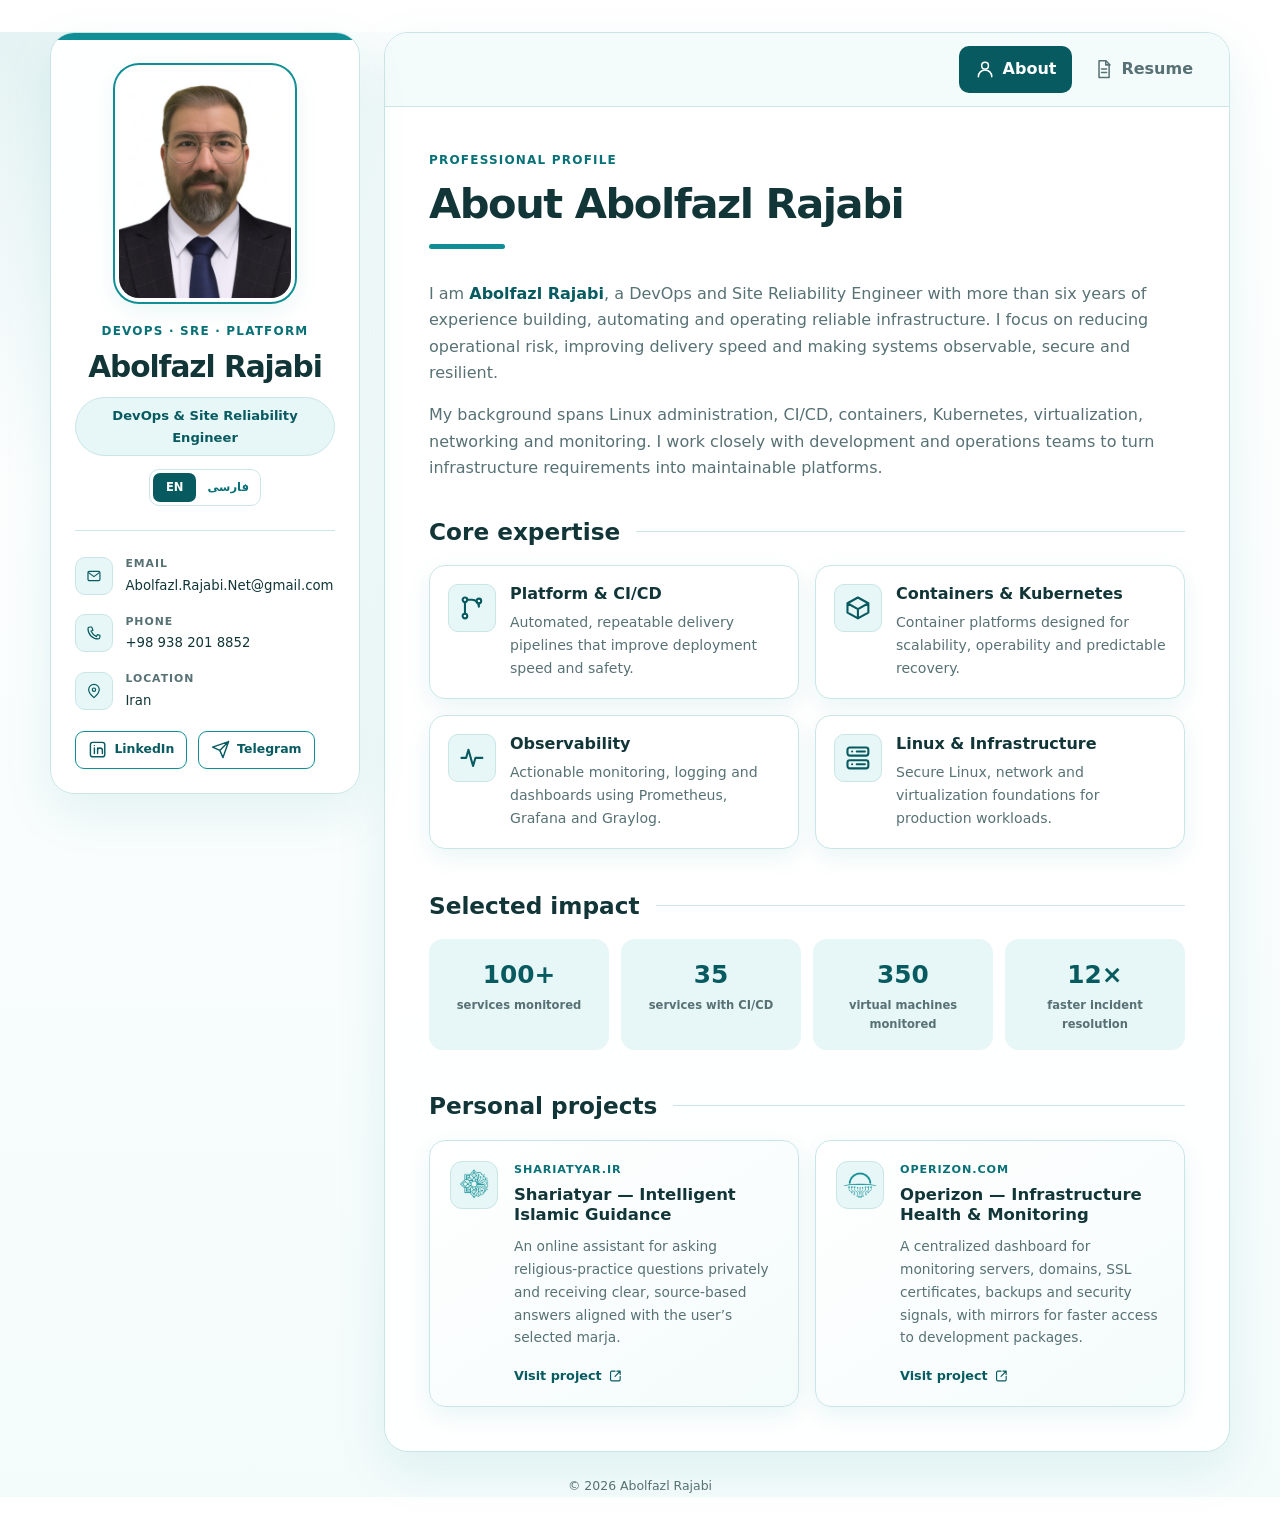
<file: index.html>
<!doctype html>
<html lang="en" dir="ltr">
  <head>
    <meta charset="utf-8" />
    <meta name="viewport" content="width=device-width, initial-scale=1" />
    <meta name="description" content="Abolfazl Rajabi, DevOps and SRE engineer specializing in Linux, Kubernetes, Docker, CI/CD, observability and reliable infrastructure." />
    <meta name="keywords" content="Abolfazl Rajabi, DevOps Engineer, SRE Engineer, Linux, Kubernetes, Docker, CI/CD" />
    <meta name="author" content="Abolfazl Rajabi" />
    <meta name="robots" content="index, follow, max-image-preview:large" />
    <meta name="theme-color" content="#0F8F95" />
    <meta name="color-scheme" content="light" />

    <title>Abolfazl Rajabi | DevOps &amp; SRE Engineer</title>
    <link rel="canonical" href="https://abolfazl-rajabi.ir/" />
    <link rel="alternate" hreflang="en" href="https://abolfazl-rajabi.ir/" />
    <link rel="alternate" hreflang="fa" href="https://abolfazl-rajabi.ir/fa/" />
    <link rel="alternate" hreflang="x-default" href="https://abolfazl-rajabi.ir/" />
    <link rel="icon" href="./assets/images/favicon.svg" type="image/svg+xml" />
    <link rel="preload" href="./assets/images/my-avatar.jpg" as="image" type="image/jpeg" />
    <link rel="stylesheet" href="./assets/css/style.css" />

    <meta property="og:type" content="profile" />
    <meta property="og:url" content="https://abolfazl-rajabi.ir/" />
    <meta property="og:title" content="Abolfazl Rajabi | DevOps &amp; SRE Engineer" />
    <meta property="og:description" content="DevOps and SRE engineer focused on reliable infrastructure, automation, observability and cloud-native platforms." />
    <meta property="og:image" content="https://abolfazl-rajabi.ir/assets/images/my-avatar.jpg" />
    <meta property="og:image:alt" content="Portrait of Abolfazl Rajabi" />
    <meta property="og:locale" content="en_US" />
    <meta property="og:locale:alternate" content="fa_IR" />
    <meta property="profile:first_name" content="Abolfazl" />
    <meta property="profile:last_name" content="Rajabi" />
    <meta name="twitter:card" content="summary" />
    <meta name="twitter:title" content="Abolfazl Rajabi | DevOps &amp; SRE Engineer" />
    <meta name="twitter:description" content="DevOps and SRE engineer specializing in Linux, Kubernetes, Docker, CI/CD and observability." />
    <meta name="twitter:image" content="https://abolfazl-rajabi.ir/assets/images/my-avatar.jpg" />

    <script type="application/ld+json">
      {
        "@context": "https://schema.org",
        "@type": "Person",
        "@id": "https://abolfazl-rajabi.ir/#person",
        "name": "Abolfazl Rajabi",
        "alternateName": ["ابوالفضل رجبی"],
        "url": "https://abolfazl-rajabi.ir/",
        "image": "https://abolfazl-rajabi.ir/assets/images/my-avatar.jpg",
        "jobTitle": "DevOps and Site Reliability Engineer",
        "description": "DevOps and SRE engineer specializing in Linux, Kubernetes, Docker, CI/CD, monitoring and infrastructure automation.",
        "email": "mailto:abolfazl.rajabi.net@gmail.com",
        "telephone": "+989382018852",
        "address": {"@type": "PostalAddress", "addressLocality": "Mashhad", "addressRegion": "Razavi Khorasan", "addressCountry": "IR"},
        "alumniOf": {"@type": "CollegeOrUniversity", "name": "Imam Reza International University"},
        "knowsAbout": ["DevOps", "Site Reliability Engineering", "Linux", "Kubernetes", "Docker", "CI/CD", "Grafana", "Prometheus", "Ansible", "Network Infrastructure"],
        "sameAs": ["https://www.linkedin.com/in/abolfazl-rajabi-net", "https://t.me/Arajabi18"]
      }
    </script>
    <script src="./assets/js/script.js" defer></script>
  </head>
  <body>
    <svg class="icon-sprite" aria-hidden="true" focusable="false" xmlns="http://www.w3.org/2000/svg">
      <symbol id="icon-user" viewBox="0 0 24 24"><circle cx="12" cy="8" r="4"/><path d="M4 21a8 8 0 0 1 16 0"/></symbol>
      <symbol id="icon-document" viewBox="0 0 24 24"><path d="M6 2h8l4 4v16H6z"/><path d="M14 2v5h5M9 12h6M9 16h6"/></symbol>
      <symbol id="icon-mail" viewBox="0 0 24 24"><rect x="3" y="5" width="18" height="14" rx="2"/><path d="m4 7 8 6 8-6"/></symbol>
      <symbol id="icon-phone" viewBox="0 0 24 24"><path d="M8.5 3H5.8A2.8 2.8 0 0 0 3 5.8C3 14.2 9.8 21 18.2 21a2.8 2.8 0 0 0 2.8-2.8v-2.7l-4-1-1.2 3c-3.9-1.7-6.6-4.4-8.3-8.3l3-1.2z"/></symbol>
      <symbol id="icon-location" viewBox="0 0 24 24"><path d="M20 10c0 5-8 12-8 12S4 15 4 10a8 8 0 1 1 16 0z"/><circle cx="12" cy="10" r="2.5"/></symbol>
      <symbol id="icon-linkedin" viewBox="0 0 24 24"><rect x="3" y="3" width="18" height="18" rx="3"/><path d="M8 10v7M8 7v.01M12 17v-4a3 3 0 0 1 6 0v4M12 10v7"/></symbol>
      <symbol id="icon-send" viewBox="0 0 24 24"><path d="m22 2-7 20-4-9-9-4zM22 2 11 13"/></symbol>
      <symbol id="icon-pipeline" viewBox="0 0 24 24"><circle cx="6" cy="5" r="2"/><circle cx="18" cy="6" r="2"/><circle cx="6" cy="19" r="2"/><path d="M6 7v10M8 5h4a6 6 0 0 1 6 6v-3"/></symbol>
      <symbol id="icon-container" viewBox="0 0 24 24"><path d="m12 3 9 5-9 5-9-5zM3 8v8l9 5 9-5V8M12 13v8"/></symbol>
      <symbol id="icon-observability" viewBox="0 0 24 24"><path d="M3 12h4l2-7 4 14 2-7h6"/></symbol>
      <symbol id="icon-server" viewBox="0 0 24 24"><rect x="3" y="3" width="18" height="7" rx="2"/><rect x="3" y="14" width="18" height="7" rx="2"/><path d="M7 6.5h.01M7 17.5h.01M11 6.5h7M11 17.5h7"/></symbol>
      <symbol id="icon-book" viewBox="0 0 24 24"><path d="M4 4.5A2.5 2.5 0 0 1 6.5 2H11v18H6.5A2.5 2.5 0 0 0 4 22zM20 4.5A2.5 2.5 0 0 0 17.5 2H13v18h4.5A2.5 2.5 0 0 1 20 22z"/></symbol>
      <symbol id="icon-external" viewBox="0 0 24 24"><path d="M14 5h5v5M19 5l-8 8"/><path d="M19 13v5a2 2 0 0 1-2 2H6a2 2 0 0 1-2-2V7a2 2 0 0 1 2-2h5"/></symbol>
    </svg>
    <a class="skip-link" href="#main-content">Skip to main content</a>
    <main class="layout" id="main-content">
      <aside class="profile-card" aria-labelledby="profile-name">
        <div class="profile-summary">
          <img class="avatar" src="./assets/images/my-avatar.jpg" width="180" height="240" alt="Portrait of Abolfazl Rajabi" />
          <div>
            <p class="eyebrow">DevOps · SRE · Platform</p>
            <h1 id="profile-name">Abolfazl Rajabi</h1>
            <p class="role">DevOps &amp; Site Reliability Engineer</p>
            <div class="language-switch" aria-label="Language">
              <span lang="en" aria-current="page">EN</span>
              <a lang="fa" dir="rtl" href="./fa/" hreflang="fa">فارسی</a>
            </div>
          </div>
        </div>
        <button class="profile-toggle" type="button" aria-expanded="false" aria-controls="profile-details" data-profile-toggle>
          Contact details <span aria-hidden="true">⌄</span>
        </button>
        <div class="profile-details" id="profile-details" data-profile-details>
          <address class="contact-list">
            <a href="mailto:abolfazl.rajabi.net@gmail.com"><span class="contact-icon"><svg class="ui-icon" aria-hidden="true"><use href="#icon-mail"/></svg></span><span class="contact-copy"><span class="contact-label">Email</span><span>Abolfazl.Rajabi.Net@gmail.com</span></span></a>
            <a href="tel:+989382018852"><span class="contact-icon"><svg class="ui-icon" aria-hidden="true"><use href="#icon-phone"/></svg></span><span class="contact-copy"><span class="contact-label">Phone</span><span dir="ltr">+98 938 201 8852</span></span></a>
            <div><span class="contact-icon"><svg class="ui-icon" aria-hidden="true"><use href="#icon-location"/></svg></span><span class="contact-copy"><span class="contact-label">Location</span><span>Iran</span></span></div>
          </address>
          <div class="social-links" aria-label="Social profiles">
            <a href="https://www.linkedin.com/in/abolfazl-rajabi-net" target="_blank" rel="me noopener noreferrer"><svg class="ui-icon" aria-hidden="true"><use href="#icon-linkedin"/></svg>LinkedIn</a>
            <a href="https://t.me/Arajabi18" target="_blank" rel="me noopener noreferrer"><svg class="ui-icon" aria-hidden="true"><use href="#icon-send"/></svg>Telegram</a>
          </div>
        </div>
      </aside>

      <section class="content-card" aria-label="Professional profile">
        <nav class="tabs" aria-label="Resume sections" role="tablist">
          <button id="about-tab" class="tab is-active" type="button" role="tab" aria-selected="true" aria-controls="about-panel" data-page-target="about"><svg class="ui-icon" aria-hidden="true"><use href="#icon-user"/></svg>About</button>
          <button id="resume-tab" class="tab" type="button" role="tab" aria-selected="false" aria-controls="resume-panel" data-page-target="resume"><svg class="ui-icon" aria-hidden="true"><use href="#icon-document"/></svg>Resume</button>
        </nav>

        <article id="about-panel" class="page is-active" role="tabpanel" aria-labelledby="about-tab" data-page="about">
          <header class="section-header"><p class="eyebrow">Professional profile</p><h2>About Abolfazl Rajabi</h2></header>
          <div class="intro-copy">
            <p>I am <strong>Abolfazl Rajabi</strong>, a DevOps and Site Reliability Engineer with more than six years of experience building, automating and operating reliable infrastructure. I focus on reducing operational risk, improving delivery speed and making systems observable, secure and resilient.</p>
            <p>My background spans Linux administration, CI/CD, containers, Kubernetes, virtualization, networking and monitoring. I work closely with development and operations teams to turn infrastructure requirements into maintainable platforms.</p>
          </div>
          <section aria-labelledby="expertise-title">
            <div class="section-heading"><h3 id="expertise-title">Core expertise</h3><span class="heading-line" aria-hidden="true"></span></div>
            <ul class="expertise-grid">
              <li><div class="service-icon" aria-hidden="true"><svg class="ui-icon"><use href="#icon-pipeline"/></svg></div><div><h4>Platform &amp; CI/CD</h4><p>Automated, repeatable delivery pipelines that improve deployment speed and safety.</p></div></li>
              <li><div class="service-icon" aria-hidden="true"><svg class="ui-icon"><use href="#icon-container"/></svg></div><div><h4>Containers &amp; Kubernetes</h4><p>Container platforms designed for scalability, operability and predictable recovery.</p></div></li>
              <li><div class="service-icon" aria-hidden="true"><svg class="ui-icon"><use href="#icon-observability"/></svg></div><div><h4>Observability</h4><p>Actionable monitoring, logging and dashboards using Prometheus, Grafana and Graylog.</p></div></li>
              <li><div class="service-icon" aria-hidden="true"><svg class="ui-icon"><use href="#icon-server"/></svg></div><div><h4>Linux &amp; Infrastructure</h4><p>Secure Linux, network and virtualization foundations for production workloads.</p></div></li>
            </ul>
          </section>
          <section class="impact" aria-labelledby="impact-title">
            <div class="section-heading"><h3 id="impact-title">Selected impact</h3><span class="heading-line" aria-hidden="true"></span></div>
            <dl class="impact-grid">
              <div><dt>100+</dt><dd>services monitored</dd></div><div><dt>35</dt><dd>services with CI/CD</dd></div><div><dt>350</dt><dd>virtual machines monitored</dd></div><div><dt>12×</dt><dd>faster incident resolution</dd></div>
            </dl>
          </section>
          <section class="projects" aria-labelledby="projects-title">
            <div class="section-heading"><h3 id="projects-title">Personal projects</h3><span class="heading-line" aria-hidden="true"></span></div>
            <div class="project-grid">
              <article class="project-card">
                <div class="project-icon" aria-hidden="true"><span class="project-logo project-logo--shariatyar"></span></div>
                <div class="project-content">
                  <p class="project-domain">shariatyar.ir</p>
                  <h4>Shariatyar — Intelligent Islamic Guidance</h4>
                  <p>An online assistant for asking religious-practice questions privately and receiving clear, source-based answers aligned with the user’s selected marja.</p>
                  <a class="project-link" href="https://shariatyar.ir" target="_blank" rel="noopener noreferrer external">Visit project<svg class="ui-icon" aria-hidden="true"><use href="#icon-external"/></svg></a>
                </div>
              </article>
              <article class="project-card">
                <div class="project-icon" aria-hidden="true"><span class="project-logo project-logo--operizon"></span></div>
                <div class="project-content">
                  <p class="project-domain">operizon.com</p>
                  <h4>Operizon — Infrastructure Health &amp; Monitoring</h4>
                  <p>A centralized dashboard for monitoring servers, domains, SSL certificates, backups and security signals, with mirrors for faster access to development packages.</p>
                  <a class="project-link" href="https://operizon.com" target="_blank" rel="noopener noreferrer external">Visit project<svg class="ui-icon" aria-hidden="true"><use href="#icon-external"/></svg></a>
                </div>
              </article>
            </div>
          </section>
        </article>

        <article id="resume-panel" class="page" role="tabpanel" aria-labelledby="resume-tab" data-page="resume" hidden>
          <header class="section-header"><p class="eyebrow">Career history</p><h2>Experience &amp; skills</h2></header>
          <section aria-labelledby="experience-title">
            <div class="section-heading"><h3 id="experience-title">Professional experience</h3><span class="heading-line" aria-hidden="true"></span></div>
            <ol class="timeline">
              <li><div class="timeline-heading"><h4>GreenWeb</h4><time>2024 — Present</time></div><ul><li>Manage and automate software delivery processes through CI/CD pipelines.</li><li>Implement and maintain Kubernetes infrastructure running on Harvester.</li><li>Built monitoring dashboards covering more than 25 servers and 100 services.</li><li>Partner with development teams to improve code delivery, uptime and access security.</li></ul><p class="tech-stack">Harvester · Linux · Kubernetes · Docker · Grafana · Prometheus · GitLab CI/CD</p></li>
              <li><div class="timeline-heading"><h4>Forvest</h4><time>2022 — Present</time></div><ul><li>Maintain virtual servers, network configurations, backup integrity and recovery plans.</li><li>Optimize server load, storage capacity and database reliability.</li><li>Implemented CI/CD for 35 backend and frontend services to reduce manual errors.</li><li>Built monitoring for 12 virtual servers, 80 services and network and power equipment.</li></ul><p class="tech-stack">Linux · Docker · Kubernetes · Hetzner · AWS · Grafana · Prometheus · API Gateway</p></li>
              <li><div class="timeline-heading"><h4>Part Software Group</h4><time>2022 — 2023</time></div><ul><li>Improved production release safety and coordination between development and operations.</li><li>Monitored and troubleshot services using Prometheus and Grafana.</li><li>Reduced error detection and resolution time from 24 hours to 2 hours.</li></ul><p class="tech-stack">Linux · Nginx · GitLab CI/CD · Bash · Grafana · Prometheus · API Gateway</p></li>
              <li><div class="timeline-heading"><h4>FAVA Astan Quds Razavi</h4><time>2021 — 2022</time></div><ul><li>Administered VCSA, Linux, physical datacenter and office automation servers.</li><li>Developed CI/CD workflows for faster and more reliable software delivery.</li><li>Monitored 15+ physical servers, 350 virtual machines, 90 routers and 40 Cisco switches.</li><li>Managed secure updates and production deployments for Windows and Linux systems.</li></ul><p class="tech-stack">Linux · Ansible · Docker · VMware · ESXi · Grafana · Graylog · Splunk</p></li>
              <li><div class="timeline-heading"><h4>Radar Fartak Hooshmand</h4><time>2020 — 2021</time></div><ul><li>Advised on network systems and supported internet and network equipment.</li><li>Monitored internal and virtual servers and optimized organizational connectivity.</li><li>Installed and maintained security and surveillance infrastructure.</li></ul><p class="tech-stack">Network · Docker · GitLab · ESXi · Proxmox · Ansible</p></li>
            </ol>
          </section>
          <section aria-labelledby="education-title">
            <div class="section-heading"><h3 id="education-title">Education</h3><span class="heading-line" aria-hidden="true"></span></div>
            <div class="education-card"><div><h4>Bachelor of Computer Science</h4><p>Imam Reza International University, Mashhad</p></div><time>2011</time></div>
          </section>
          <section aria-labelledby="skills-title">
            <div class="section-heading"><h3 id="skills-title">Technical skills</h3><span class="heading-line" aria-hidden="true"></span></div>
            <div class="skills-grid">
              <div><h4>Systems</h4><p>Linux, Debian, Arch Linux, Bash, Nginx</p></div><div><h4>Containers</h4><p>Docker, Docker Swarm, Kubernetes, Harvester</p></div><div><h4>Automation</h4><p>GitLab CI/CD, GitHub, Git, Ansible</p></div><div><h4>Observability</h4><p>Grafana, Prometheus, Zabbix, Graylog, Elastic, Splunk</p></div><div><h4>Virtualization</h4><p>VMware, ESXi, VCSA, Proxmox</p></div><div><h4>Infrastructure</h4><p>Network, AWS, Hetzner, API gateways, backup and recovery</p></div>
            </div>
          </section>
        </article>
      </section>
    </main>
    <footer class="site-footer"><p>© <span data-current-year>2026</span> Abolfazl Rajabi</p></footer>
  </body>
</html>
</file>
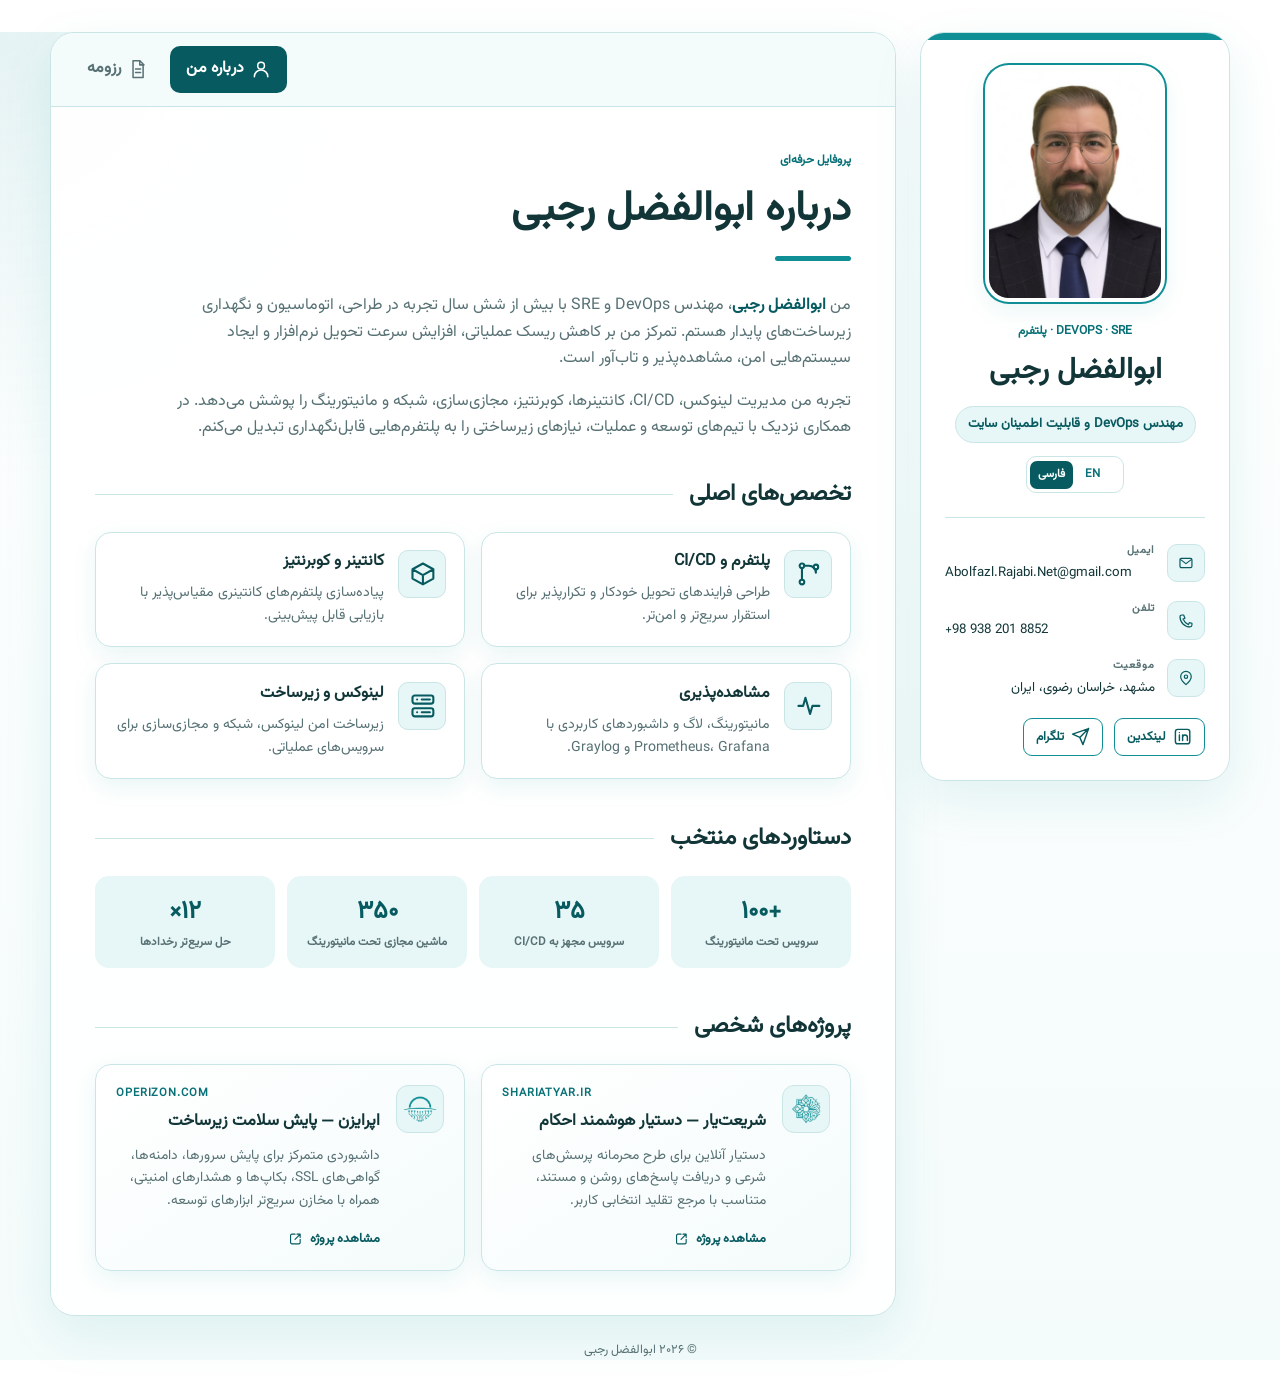
<file: fa/index.html>
<!doctype html>
<html lang="fa" dir="rtl">
  <head>
    <meta charset="utf-8" />
    <meta name="viewport" content="width=device-width, initial-scale=1" />
    <meta name="description" content="رزومه ابوالفضل رجبی، مهندس DevOps و SRE متخصص لینوکس، کوبرنتیز، داکر، CI/CD، مانیتورینگ و زیرساخت پایدار." />
    <meta name="keywords" content="ابوالفضل رجبی، مهندس دواپس، مهندس SRE، لینوکس، کوبرنتیز، داکر، CI/CD، زیرساخت" />
    <meta name="author" content="ابوالفضل رجبی" />
    <meta name="robots" content="index, follow, max-image-preview:large" />
    <meta name="theme-color" content="#0F8F95" />
    <meta name="color-scheme" content="light" />

    <title>ابوالفضل رجبی | مهندس DevOps و SRE</title>
    <link rel="canonical" href="https://abolfazl-rajabi.ir/fa/" />
    <link rel="alternate" hreflang="en" href="https://abolfazl-rajabi.ir/" />
    <link rel="alternate" hreflang="fa" href="https://abolfazl-rajabi.ir/fa/" />
    <link rel="alternate" hreflang="x-default" href="https://abolfazl-rajabi.ir/" />
    <link rel="icon" href="../assets/images/favicon.svg" type="image/svg+xml" />
    <link rel="preload" href="../assets/images/my-avatar.jpg" as="image" type="image/jpeg" />
    <link rel="preload" href="../assets/fonts/Vazirmatn-Regular.ttf" as="font" type="font/ttf" crossorigin />
    <link rel="stylesheet" href="../assets/css/style.css" />

    <meta property="og:type" content="profile" />
    <meta property="og:url" content="https://abolfazl-rajabi.ir/fa/" />
    <meta property="og:title" content="ابوالفضل رجبی | مهندس DevOps و SRE" />
    <meta property="og:description" content="مهندس DevOps و SRE با تمرکز بر زیرساخت پایدار، اتوماسیون، مانیتورینگ و پلتفرم‌های Cloud Native." />
    <meta property="og:image" content="https://abolfazl-rajabi.ir/assets/images/my-avatar.jpg" />
    <meta property="og:image:alt" content="تصویر ابوالفضل رجبی" />
    <meta property="og:locale" content="fa_IR" />
    <meta property="og:locale:alternate" content="en_US" />
    <meta name="twitter:card" content="summary" />
    <meta name="twitter:title" content="ابوالفضل رجبی | مهندس DevOps و SRE" />
    <meta name="twitter:description" content="متخصص لینوکس، کوبرنتیز، داکر، CI/CD، مانیتورینگ و اتوماسیون زیرساخت." />
    <meta name="twitter:image" content="https://abolfazl-rajabi.ir/assets/images/my-avatar.jpg" />

    <script type="application/ld+json">
      {
        "@context": "https://schema.org",
        "@type": "Person",
        "@id": "https://abolfazl-rajabi.ir/#person",
        "name": "ابوالفضل رجبی",
        "alternateName": ["Abolfazl Rajabi"],
        "url": "https://abolfazl-rajabi.ir/fa/",
        "image": "https://abolfazl-rajabi.ir/assets/images/my-avatar.jpg",
        "jobTitle": "مهندس DevOps و قابلیت اطمینان سایت",
        "description": "مهندس DevOps و SRE متخصص لینوکس، کوبرنتیز، داکر، CI/CD، مانیتورینگ و اتوماسیون زیرساخت.",
        "email": "mailto:abolfazl.rajabi.net@gmail.com",
        "telephone": "+989382018852",
        "address": {"@type": "PostalAddress", "addressLocality": "مشهد", "addressRegion": "خراسان رضوی", "addressCountry": "IR"},
        "alumniOf": {"@type": "CollegeOrUniversity", "name": "دانشگاه بین‌المللی امام رضا"},
        "knowsAbout": ["DevOps", "Site Reliability Engineering", "Linux", "Kubernetes", "Docker", "CI/CD", "Grafana", "Prometheus", "Ansible"],
        "sameAs": ["https://www.linkedin.com/in/abolfazl-rajabi-net", "https://t.me/Arajabi18"]
      }
    </script>
    <script src="../assets/js/script.js" defer></script>
  </head>
  <body>
    <svg class="icon-sprite" aria-hidden="true" focusable="false" xmlns="http://www.w3.org/2000/svg">
      <symbol id="icon-user" viewBox="0 0 24 24"><circle cx="12" cy="8" r="4"/><path d="M4 21a8 8 0 0 1 16 0"/></symbol>
      <symbol id="icon-document" viewBox="0 0 24 24"><path d="M6 2h8l4 4v16H6z"/><path d="M14 2v5h5M9 12h6M9 16h6"/></symbol>
      <symbol id="icon-mail" viewBox="0 0 24 24"><rect x="3" y="5" width="18" height="14" rx="2"/><path d="m4 7 8 6 8-6"/></symbol>
      <symbol id="icon-phone" viewBox="0 0 24 24"><path d="M8.5 3H5.8A2.8 2.8 0 0 0 3 5.8C3 14.2 9.8 21 18.2 21a2.8 2.8 0 0 0 2.8-2.8v-2.7l-4-1-1.2 3c-3.9-1.7-6.6-4.4-8.3-8.3l3-1.2z"/></symbol>
      <symbol id="icon-location" viewBox="0 0 24 24"><path d="M20 10c0 5-8 12-8 12S4 15 4 10a8 8 0 1 1 16 0z"/><circle cx="12" cy="10" r="2.5"/></symbol>
      <symbol id="icon-linkedin" viewBox="0 0 24 24"><rect x="3" y="3" width="18" height="18" rx="3"/><path d="M8 10v7M8 7v.01M12 17v-4a3 3 0 0 1 6 0v4M12 10v7"/></symbol>
      <symbol id="icon-send" viewBox="0 0 24 24"><path d="m22 2-7 20-4-9-9-4zM22 2 11 13"/></symbol>
      <symbol id="icon-pipeline" viewBox="0 0 24 24"><circle cx="6" cy="5" r="2"/><circle cx="18" cy="6" r="2"/><circle cx="6" cy="19" r="2"/><path d="M6 7v10M8 5h4a6 6 0 0 1 6 6v-3"/></symbol>
      <symbol id="icon-container" viewBox="0 0 24 24"><path d="m12 3 9 5-9 5-9-5zM3 8v8l9 5 9-5V8M12 13v8"/></symbol>
      <symbol id="icon-observability" viewBox="0 0 24 24"><path d="M3 12h4l2-7 4 14 2-7h6"/></symbol>
      <symbol id="icon-server" viewBox="0 0 24 24"><rect x="3" y="3" width="18" height="7" rx="2"/><rect x="3" y="14" width="18" height="7" rx="2"/><path d="M7 6.5h.01M7 17.5h.01M11 6.5h7M11 17.5h7"/></symbol>
      <symbol id="icon-book" viewBox="0 0 24 24"><path d="M4 4.5A2.5 2.5 0 0 1 6.5 2H11v18H6.5A2.5 2.5 0 0 0 4 22zM20 4.5A2.5 2.5 0 0 0 17.5 2H13v18h4.5A2.5 2.5 0 0 1 20 22z"/></symbol>
      <symbol id="icon-external" viewBox="0 0 24 24"><path d="M14 5h5v5M19 5l-8 8"/><path d="M19 13v5a2 2 0 0 1-2 2H6a2 2 0 0 1-2-2V7a2 2 0 0 1 2-2h5"/></symbol>
    </svg>
    <a class="skip-link" href="#main-content">رفتن به محتوای اصلی</a>
    <main class="layout" id="main-content">
      <aside class="profile-card" aria-labelledby="profile-name">
        <div class="profile-summary">
          <img class="avatar" src="../assets/images/my-avatar.jpg" width="180" height="240" alt="تصویر ابوالفضل رجبی" />
          <div>
            <p class="eyebrow">DevOps · SRE · پلتفرم</p>
            <h1 id="profile-name">ابوالفضل رجبی</h1>
            <p class="role">مهندس DevOps و قابلیت اطمینان سایت</p>
            <div class="language-switch" aria-label="انتخاب زبان">
              <a lang="en" dir="ltr" href="../" hreflang="en">EN</a>
              <span lang="fa" aria-current="page">فارسی</span>
            </div>
          </div>
        </div>
        <button class="profile-toggle" type="button" aria-expanded="false" aria-controls="profile-details" data-profile-toggle>
          اطلاعات تماس <span aria-hidden="true">⌄</span>
        </button>
        <div class="profile-details" id="profile-details" data-profile-details>
          <address class="contact-list">
            <a href="mailto:abolfazl.rajabi.net@gmail.com"><span class="contact-icon"><svg class="ui-icon" aria-hidden="true"><use href="#icon-mail"/></svg></span><span class="contact-copy"><span class="contact-label">ایمیل</span><span dir="ltr">Abolfazl.Rajabi.Net@gmail.com</span></span></a>
            <a href="tel:+989382018852"><span class="contact-icon"><svg class="ui-icon" aria-hidden="true"><use href="#icon-phone"/></svg></span><span class="contact-copy"><span class="contact-label">تلفن</span><span dir="ltr">+98 938 201 8852</span></span></a>
            <div><span class="contact-icon"><svg class="ui-icon" aria-hidden="true"><use href="#icon-location"/></svg></span><span class="contact-copy"><span class="contact-label">موقعیت</span><span>مشهد، خراسان رضوی، ایران</span></span></div>
          </address>
          <div class="social-links" aria-label="شبکه‌های اجتماعی">
            <a href="https://www.linkedin.com/in/abolfazl-rajabi-net" target="_blank" rel="me noopener noreferrer"><svg class="ui-icon" aria-hidden="true"><use href="#icon-linkedin"/></svg>لینکدین</a>
            <a href="https://t.me/Arajabi18" target="_blank" rel="me noopener noreferrer"><svg class="ui-icon" aria-hidden="true"><use href="#icon-send"/></svg>تلگرام</a>
          </div>
        </div>
      </aside>

      <section class="content-card" aria-label="پروفایل حرفه‌ای">
        <nav class="tabs" aria-label="بخش‌های رزومه" role="tablist">
          <button id="about-tab" class="tab is-active" type="button" role="tab" aria-selected="true" aria-controls="about-panel" data-page-target="about"><svg class="ui-icon" aria-hidden="true"><use href="#icon-user"/></svg>درباره من</button>
          <button id="resume-tab" class="tab" type="button" role="tab" aria-selected="false" aria-controls="resume-panel" data-page-target="resume"><svg class="ui-icon" aria-hidden="true"><use href="#icon-document"/></svg>رزومه</button>
        </nav>

        <article id="about-panel" class="page is-active" role="tabpanel" aria-labelledby="about-tab" data-page="about">
          <header class="section-header"><p class="eyebrow">پروفایل حرفه‌ای</p><h2>درباره ابوالفضل رجبی</h2></header>
          <div class="intro-copy">
            <p>من <strong>ابوالفضل رجبی</strong>، مهندس DevOps و SRE با بیش از شش سال تجربه در طراحی، اتوماسیون و نگهداری زیرساخت‌های پایدار هستم. تمرکز من بر کاهش ریسک عملیاتی، افزایش سرعت تحویل نرم‌افزار و ایجاد سیستم‌هایی امن، مشاهده‌پذیر و تاب‌آور است.</p>
            <p>تجربه من مدیریت لینوکس، CI/CD، کانتینرها، کوبرنتیز، مجازی‌سازی، شبکه و مانیتورینگ را پوشش می‌دهد. در همکاری نزدیک با تیم‌های توسعه و عملیات، نیازهای زیرساختی را به پلتفرم‌هایی قابل‌نگهداری تبدیل می‌کنم.</p>
          </div>
          <section aria-labelledby="expertise-title">
            <div class="section-heading"><h3 id="expertise-title">تخصص‌های اصلی</h3><span class="heading-line" aria-hidden="true"></span></div>
            <ul class="expertise-grid">
              <li><div class="service-icon" aria-hidden="true"><svg class="ui-icon"><use href="#icon-pipeline"/></svg></div><div><h4>پلتفرم و CI/CD</h4><p>طراحی فرایندهای تحویل خودکار و تکرارپذیر برای استقرار سریع‌تر و امن‌تر.</p></div></li>
              <li><div class="service-icon" aria-hidden="true"><svg class="ui-icon"><use href="#icon-container"/></svg></div><div><h4>کانتینر و کوبرنتیز</h4><p>پیاده‌سازی پلتفرم‌های کانتینری مقیاس‌پذیر با بازیابی قابل پیش‌بینی.</p></div></li>
              <li><div class="service-icon" aria-hidden="true"><svg class="ui-icon"><use href="#icon-observability"/></svg></div><div><h4>مشاهده‌پذیری</h4><p>مانیتورینگ، لاگ و داشبوردهای کاربردی با Prometheus، Grafana و Graylog.</p></div></li>
              <li><div class="service-icon" aria-hidden="true"><svg class="ui-icon"><use href="#icon-server"/></svg></div><div><h4>لینوکس و زیرساخت</h4><p>زیرساخت امن لینوکس، شبکه و مجازی‌سازی برای سرویس‌های عملیاتی.</p></div></li>
            </ul>
          </section>
          <section class="impact" aria-labelledby="impact-title">
            <div class="section-heading"><h3 id="impact-title">دستاوردهای منتخب</h3><span class="heading-line" aria-hidden="true"></span></div>
            <dl class="impact-grid">
              <div><dt>+۱۰۰</dt><dd>سرویس تحت مانیتورینگ</dd></div><div><dt>۳۵</dt><dd>سرویس مجهز به CI/CD</dd></div><div><dt>۳۵۰</dt><dd>ماشین مجازی تحت مانیتورینگ</dd></div><div><dt>۱۲×</dt><dd>حل سریع‌تر رخدادها</dd></div>
            </dl>
          </section>
          <section class="projects" aria-labelledby="projects-title">
            <div class="section-heading"><h3 id="projects-title">پروژه‌های شخصی</h3><span class="heading-line" aria-hidden="true"></span></div>
            <div class="project-grid">
              <article class="project-card">
                <div class="project-icon" aria-hidden="true"><span class="project-logo project-logo--shariatyar"></span></div>
                <div class="project-content">
                  <p class="project-domain" dir="ltr">shariatyar.ir</p>
                  <h4>شریعت‌یار — دستیار هوشمند احکام</h4>
                  <p>دستیار آنلاین برای طرح محرمانه پرسش‌های شرعی و دریافت پاسخ‌های روشن و مستند، متناسب با مرجع تقلید انتخابی کاربر.</p>
                  <a class="project-link" href="https://shariatyar.ir" target="_blank" rel="noopener noreferrer external">مشاهده پروژه<svg class="ui-icon" aria-hidden="true"><use href="#icon-external"/></svg></a>
                </div>
              </article>
              <article class="project-card">
                <div class="project-icon" aria-hidden="true"><span class="project-logo project-logo--operizon"></span></div>
                <div class="project-content">
                  <p class="project-domain" dir="ltr">operizon.com</p>
                  <h4>اپرایزن — پایش سلامت زیرساخت</h4>
                  <p>داشبوردی متمرکز برای پایش سرورها، دامنه‌ها، گواهی‌های SSL، بکاپ‌ها و هشدارهای امنیتی، همراه با مخازن سریع‌تر ابزارهای توسعه.</p>
                  <a class="project-link" href="https://operizon.com" target="_blank" rel="noopener noreferrer external">مشاهده پروژه<svg class="ui-icon" aria-hidden="true"><use href="#icon-external"/></svg></a>
                </div>
              </article>
            </div>
          </section>
        </article>

        <article id="resume-panel" class="page" role="tabpanel" aria-labelledby="resume-tab" data-page="resume" hidden>
          <header class="section-header"><p class="eyebrow">سوابق حرفه‌ای</p><h2>تجربه و مهارت‌ها</h2></header>
          <section aria-labelledby="experience-title">
            <div class="section-heading"><h3 id="experience-title">سوابق کاری</h3><span class="heading-line" aria-hidden="true"></span></div>
            <ol class="timeline">
              <li><div class="timeline-heading"><h4>GreenWeb</h4><time>۲۰۲۴ — اکنون</time></div><ul><li>مدیریت و اتوماسیون فرایند تحویل نرم‌افزار با پایپ‌لاین‌های CI/CD.</li><li>پیاده‌سازی و نگهداری زیرساخت کوبرنتیز روی Harvester.</li><li>ساخت داشبوردهای مانیتورینگ برای بیش از ۲۵ سرور و ۱۰۰ سرویس.</li><li>همکاری با تیم‌های توسعه برای بهبود تحویل کد، پایداری و امنیت دسترسی.</li></ul><p class="tech-stack" dir="ltr">Harvester · Linux · Kubernetes · Docker · Grafana · Prometheus · GitLab CI/CD</p></li>
              <li><div class="timeline-heading"><h4>Forvest</h4><time>۲۰۲۲ — اکنون</time></div><ul><li>نگهداری سرورهای مجازی، شبکه، صحت نسخه‌های پشتیبان و برنامه‌های بازیابی.</li><li>بهینه‌سازی بار سرورها، ظرفیت ذخیره‌سازی و پایداری پایگاه داده.</li><li>پیاده‌سازی CI/CD برای ۳۵ سرویس بک‌اند و فرانت‌اند و کاهش خطای انسانی.</li><li>راه‌اندازی مانیتورینگ برای ۱۲ سرور مجازی، ۸۰ سرویس و تجهیزات شبکه و برق.</li></ul><p class="tech-stack" dir="ltr">Linux · Docker · Kubernetes · Hetzner · AWS · Grafana · Prometheus · API Gateway</p></li>
              <li><div class="timeline-heading"><h4>Part Software Group</h4><time>۲۰۲۲ — ۲۰۲۳</time></div><ul><li>افزایش امنیت انتشار در محیط عملیاتی و هماهنگی تیم‌های توسعه و عملیات.</li><li>مانیتورینگ و عیب‌یابی سرویس‌ها با Prometheus و Grafana.</li><li>کاهش زمان شناسایی و رفع خطا از ۲۴ ساعت به ۲ ساعت.</li></ul><p class="tech-stack" dir="ltr">Linux · Nginx · GitLab CI/CD · Bash · Grafana · Prometheus · API Gateway</p></li>
              <li><div class="timeline-heading"><h4>فاوا آستان قدس رضوی</h4><time>۲۰۲۱ — ۲۰۲۲</time></div><ul><li>مدیریت سرورهای VCSA، لینوکس، دیتاسنتر فیزیکی و اتوماسیون اداری.</li><li>توسعه فرایندهای CI/CD برای تحویل سریع‌تر و قابل‌اعتمادتر نرم‌افزار.</li><li>مانیتورینگ بیش از ۱۵ سرور فیزیکی، ۳۵۰ ماشین مجازی، ۹۰ روتر و ۴۰ سوییچ سیسکو.</li><li>مدیریت به‌روزرسانی امن و استقرار عملیاتی سیستم‌های ویندوز و لینوکس.</li></ul><p class="tech-stack" dir="ltr">Linux · Ansible · Docker · VMware · ESXi · Grafana · Graylog · Splunk</p></li>
              <li><div class="timeline-heading"><h4>رادار فرتاک هوشمند</h4><time>۲۰۲۰ — ۲۰۲۱</time></div><ul><li>مشاوره خرید تجهیزات شبکه و پشتیبانی فنی زیرساخت ارتباطی.</li><li>مانیتورینگ سرورهای داخلی و مجازی و بهینه‌سازی ارتباطات سازمانی.</li><li>نصب و نگهداری زیرساخت امنیتی و نظارتی.</li></ul><p class="tech-stack" dir="ltr">Network · Docker · GitLab · ESXi · Proxmox · Ansible</p></li>
            </ol>
          </section>
          <section aria-labelledby="education-title">
            <div class="section-heading"><h3 id="education-title">تحصیلات</h3><span class="heading-line" aria-hidden="true"></span></div>
            <div class="education-card"><div><h4>کارشناسی علوم کامپیوتر</h4><p>دانشگاه بین‌المللی امام رضا، مشهد</p></div><time>۱۳۹۰</time></div>
          </section>
          <section aria-labelledby="skills-title">
            <div class="section-heading"><h3 id="skills-title">مهارت‌های فنی</h3><span class="heading-line" aria-hidden="true"></span></div>
            <div class="skills-grid">
              <div><h4>سیستم‌ها</h4><p dir="ltr">Linux, Debian, Arch Linux, Bash, Nginx</p></div><div><h4>کانتینرها</h4><p dir="ltr">Docker, Docker Swarm, Kubernetes, Harvester</p></div><div><h4>اتوماسیون</h4><p dir="ltr">GitLab CI/CD, GitHub, Git, Ansible</p></div><div><h4>مشاهده‌پذیری</h4><p dir="ltr">Grafana, Prometheus, Zabbix, Graylog, Elastic, Splunk</p></div><div><h4>مجازی‌سازی</h4><p dir="ltr">VMware, ESXi, VCSA, Proxmox</p></div><div><h4>زیرساخت</h4><p dir="ltr">Network, AWS, Hetzner, API Gateway, Backup &amp; Recovery</p></div>
            </div>
          </section>
        </article>
      </section>
    </main>
    <footer class="site-footer"><p>© <span data-current-year>۲۰۲۶</span> ابوالفضل رجبی</p></footer>
  </body>
</html>
</file>
<file: assets/css/style.css>
/* Abolfazl Rajabi — personal resume */
:root {
  --brand: #0f8f95;
  --brand-dark: #087177;
  --brand-deep: #075b60;
  --brand-soft: #e7f6f6;
  --brand-faint: #f4fbfb;
  --white: #ffffff;
  --ink: #123638;
  --muted: #577174;
  --border: #cae5e6;
  --shadow: 0 18px 50px rgb(15 143 149 / 10%);
  --shadow-small: 0 8px 24px rgb(15 143 149 / 9%);
  --radius-large: 24px;
  --radius: 16px;
  --transition: 180ms ease;
  --font: Inter, ui-sans-serif, system-ui, -apple-system, BlinkMacSystemFont, "Segoe UI", sans-serif;
}

*,
*::before,
*::after {
  box-sizing: border-box;
}

html {
  scroll-behavior: smooth;
  font-family: var(--font);
  color: var(--ink);
  background: var(--white);
}

body {
  min-width: 280px;
  min-height: 100vh;
  margin: 0;
  background:
    radial-gradient(circle at 0 0, rgb(15 143 149 / 11%), transparent 28rem),
    linear-gradient(180deg, var(--white) 0%, var(--brand-faint) 100%);
  line-height: 1.65;
  -webkit-font-smoothing: antialiased;
}

button,
a {
  -webkit-tap-highlight-color: transparent;
}

button {
  font: inherit;
}

a {
  color: var(--brand-dark);
  text-decoration-thickness: 1px;
  text-underline-offset: 3px;
}

a:hover {
  color: var(--brand-deep);
}

img {
  display: block;
  max-width: 100%;
}

h1,
h2,
h3,
h4,
p {
  margin-top: 0;
}

h1,
h2,
h3,
h4 {
  line-height: 1.25;
}

h2 {
  margin-bottom: 0;
  font-size: clamp(1.8rem, 4vw, 2.6rem);
  letter-spacing: -0.035em;
}

h3 {
  margin-bottom: 0;
  font-size: clamp(1.2rem, 2vw, 1.45rem);
}

h4 {
  margin-bottom: 0.45rem;
  font-size: 1rem;
}

:focus-visible {
  outline: 3px solid rgb(15 143 149 / 35%);
  outline-offset: 3px;
}

::selection {
  color: var(--ink);
  background: rgb(15 143 149 / 24%);
}

[hidden] {
  display: none !important;
}

.skip-link {
  position: fixed;
  top: 1rem;
  left: 1rem;
  z-index: 100;
  padding: 0.7rem 1rem;
  border-radius: 10px;
  color: var(--white);
  background: var(--brand-deep);
  transform: translateY(-150%);
  transition: transform var(--transition);
}

.skip-link:focus {
  color: var(--white);
  transform: translateY(0);
}

.layout {
  display: grid;
  grid-template-columns: minmax(250px, 310px) minmax(0, 1fr);
  gap: 1.5rem;
  width: min(1180px, calc(100% - 2rem));
  margin: 2rem auto 1.5rem;
  align-items: start;
}

.profile-card,
.content-card {
  border: 1px solid var(--border);
  border-radius: var(--radius-large);
  background: rgb(255 255 255 / 94%);
  box-shadow: var(--shadow);
}

.profile-card {
  position: sticky;
  top: 2rem;
  padding: 1.5rem;
  overflow: hidden;
}

.profile-card::before {
  position: absolute;
  inset: 0 0 auto;
  height: 7px;
  content: "";
  background: var(--brand);
}

.profile-summary {
  display: grid;
  justify-items: center;
  text-align: center;
}

.avatar {
  width: 180px;
  height: auto;
  margin: 0.5rem auto 1.2rem;
  border: 4px solid var(--white);
  border-radius: 24px;
  background: var(--brand-soft);
  box-shadow: 0 0 0 2px var(--brand), var(--shadow-small);
  object-fit: contain;
}

.eyebrow {
  margin-bottom: 0.45rem;
  color: var(--brand-dark);
  font-size: 0.75rem;
  font-weight: 800;
  letter-spacing: 0.1em;
  text-transform: uppercase;
}

.profile-summary h1 {
  margin-bottom: 0.75rem;
  font-size: clamp(1.45rem, 3vw, 1.85rem);
  letter-spacing: -0.035em;
}

.persian-name {
  display: block;
  margin-top: 0.3rem;
  color: var(--brand-dark);
  font-size: 0.75em;
  font-weight: 700;
  letter-spacing: 0;
}

.role {
  width: fit-content;
  margin: 0 auto;
  padding: 0.4rem 0.75rem;
  border: 1px solid var(--border);
  border-radius: 999px;
  color: var(--brand-deep);
  background: var(--brand-soft);
  font-size: 0.82rem;
  font-weight: 700;
}

.profile-toggle {
  display: none;
  width: 100%;
  align-items: center;
  justify-content: space-between;
  margin-top: 1.25rem;
  padding: 0.75rem 0;
  border: 0;
  border-top: 1px solid var(--border);
  color: var(--brand-deep);
  background: transparent;
  cursor: pointer;
  font-weight: 700;
}

.profile-toggle span {
  font-size: 1.3rem;
  transition: transform var(--transition);
}

.profile-toggle[aria-expanded="true"] span {
  transform: rotate(180deg);
}

.profile-details {
  display: grid;
  gap: 1.2rem;
  margin-top: 1.5rem;
  padding-top: 1.5rem;
  border-top: 1px solid var(--border);
}

.contact-list {
  display: grid;
  gap: 1rem;
  margin: 0;
  font-style: normal;
}

.contact-list a,
.contact-list > div {
  display: grid;
  min-width: 0;
  color: var(--ink);
  font-size: 0.83rem;
  text-decoration: none;
  overflow-wrap: anywhere;
}

.contact-list a:hover {
  color: var(--brand-dark);
}

.contact-label {
  margin-bottom: 0.1rem;
  color: var(--muted);
  font-size: 0.68rem;
  font-weight: 800;
  letter-spacing: 0.09em;
  text-transform: uppercase;
}

.social-links {
  display: flex;
  flex-wrap: wrap;
  gap: 0.65rem;
}

.social-links a {
  padding: 0.48rem 0.75rem;
  border: 1px solid var(--brand);
  border-radius: 9px;
  color: var(--brand-deep);
  font-size: 0.78rem;
  font-weight: 800;
  text-decoration: none;
  transition: color var(--transition), background var(--transition), transform var(--transition);
}

.social-links a:hover {
  color: var(--white);
  background: var(--brand-deep);
  transform: translateY(-2px);
}

.content-card {
  min-width: 0;
  overflow: hidden;
}

.tabs {
  display: flex;
  gap: 0.35rem;
  justify-content: flex-end;
  padding: 0.8rem 1.25rem;
  border-bottom: 1px solid var(--border);
  background: var(--brand-faint);
}

.tab {
  position: relative;
  padding: 0.65rem 1rem;
  border: 0;
  border-radius: 10px;
  color: var(--muted);
  background: transparent;
  cursor: pointer;
  font-weight: 750;
  transition: color var(--transition), background var(--transition);
}

.tab:hover {
  color: var(--brand-deep);
  background: var(--brand-soft);
}

.tab.is-active {
  color: var(--white);
  background: var(--brand-deep);
}

.page {
  display: none;
  padding: clamp(1.4rem, 4vw, 2.75rem);
}

.page.is-active {
  display: block;
  animation: fade-in 240ms ease both;
}

@keyframes fade-in {
  from { opacity: 0; transform: translateY(5px); }
  to { opacity: 1; transform: translateY(0); }
}

.section-header {
  position: relative;
  margin-bottom: 2rem;
  padding-bottom: 1.2rem;
}

.section-header::after {
  position: absolute;
  bottom: 0;
  left: 0;
  width: 76px;
  height: 5px;
  border-radius: 999px;
  content: "";
  background: var(--brand);
}

.intro-copy {
  max-width: 75ch;
  color: var(--muted);
  font-size: 1rem;
}

.intro-copy strong {
  color: var(--brand-deep);
}

.persian-intro {
  margin: 1.4rem 0 2.5rem;
  padding: 1rem 1.1rem;
  border-right: 4px solid var(--brand);
  border-radius: 12px 0 0 12px;
  color: var(--ink);
  background: var(--brand-soft);
  font-family: Tahoma, Arial, sans-serif;
  line-height: 1.9;
}

.section-heading {
  display: flex;
  align-items: center;
  gap: 1rem;
  margin: 2.2rem 0 1.2rem;
}

.heading-line {
  height: 1px;
  flex: 1;
  background: var(--border);
}

.expertise-grid,
.timeline {
  margin: 0;
  padding: 0;
  list-style: none;
}

.expertise-grid {
  display: grid;
  grid-template-columns: repeat(2, minmax(0, 1fr));
  gap: 1rem;
}

.expertise-grid > li {
  display: grid;
  grid-template-columns: auto 1fr;
  gap: 0.9rem;
  padding: 1.1rem;
  border: 1px solid var(--border);
  border-radius: var(--radius);
  background: var(--white);
  box-shadow: var(--shadow-small);
}

.expertise-grid p,
.skills-grid p,
.education-card p {
  margin-bottom: 0;
  color: var(--muted);
  font-size: 0.88rem;
}

.service-icon {
  display: grid;
  width: 2.5rem;
  height: 2.5rem;
  place-items: center;
  border-radius: 10px;
  color: var(--white);
  background: var(--brand-deep);
  font-size: 0.72rem;
  font-weight: 850;
}

.impact {
  margin-top: 2.6rem;
}

.impact-grid {
  display: grid;
  grid-template-columns: repeat(4, minmax(0, 1fr));
  gap: 0.75rem;
  margin: 0;
}

.impact-grid > div {
  padding: 1rem 0.75rem;
  border-radius: 14px;
  text-align: center;
  background: var(--brand-soft);
}

.impact-grid dt {
  color: var(--brand-deep);
  font-size: 1.55rem;
  font-weight: 850;
}

.impact-grid dd {
  margin: 0;
  color: var(--muted);
  font-size: 0.72rem;
  font-weight: 700;
}

.timeline {
  position: relative;
  display: grid;
  gap: 1.2rem;
  margin-left: 0.45rem;
  padding-left: 1.65rem;
}

.timeline::before {
  position: absolute;
  top: 0.6rem;
  bottom: 0.6rem;
  left: 0.3rem;
  width: 2px;
  content: "";
  background: var(--border);
}

.timeline > li {
  position: relative;
  padding: 1.2rem;
  border: 1px solid var(--border);
  border-radius: var(--radius);
  background: var(--white);
}

.timeline > li::before {
  position: absolute;
  top: 1.45rem;
  left: -1.75rem;
  width: 0.8rem;
  height: 0.8rem;
  border: 3px solid var(--white);
  border-radius: 50%;
  content: "";
  background: var(--brand);
  box-shadow: 0 0 0 2px var(--brand);
}

.timeline-heading,
.education-card {
  display: flex;
  align-items: flex-start;
  justify-content: space-between;
  gap: 1rem;
}

.timeline-heading time,
.education-card time {
  flex: 0 0 auto;
  color: var(--brand-deep);
  font-size: 0.78rem;
  font-weight: 800;
}

.timeline ul {
  margin: 0.75rem 0;
  padding-left: 1.2rem;
  color: var(--muted);
  font-size: 0.9rem;
}

.timeline li::marker {
  color: var(--brand);
}

.tech-stack {
  margin-bottom: 0;
  padding-top: 0.75rem;
  border-top: 1px solid var(--border);
  color: var(--brand-deep);
  font-size: 0.75rem;
  font-weight: 750;
}

.education-card {
  padding: 1.2rem;
  border: 1px solid var(--border);
  border-radius: var(--radius);
  background: var(--brand-faint);
}

.skills-grid {
  display: grid;
  grid-template-columns: repeat(2, minmax(0, 1fr));
  gap: 0.8rem;
}

.skills-grid > div {
  padding: 1rem;
  border: 1px solid var(--border);
  border-radius: 13px;
  background: var(--white);
}

.skills-grid h4 {
  color: var(--brand-deep);
}

.site-footer {
  width: min(1180px, calc(100% - 2rem));
  margin: 0 auto 2rem;
  color: var(--muted);
  text-align: center;
  font-size: 0.78rem;
}

.site-footer p {
  margin-bottom: 0;
}

@media (max-width: 900px) {
  .layout {
    grid-template-columns: 1fr;
    margin-top: 1rem;
  }

  .profile-card {
    position: relative;
    top: auto;
  }

  .profile-summary {
    grid-template-columns: auto 1fr;
    align-items: center;
    justify-items: start;
    gap: 1.25rem;
    text-align: left;
  }

  .avatar {
    width: 112px;
    margin: 0;
  }

  .role {
    margin-left: 0;
  }

  .profile-details {
    grid-template-columns: 1fr auto;
    align-items: end;
  }

  .contact-list {
    grid-template-columns: repeat(3, minmax(0, 1fr));
  }
}

@media (max-width: 680px) {
  .layout,
  .site-footer {
    width: min(100% - 1rem, 1180px);
  }

  .profile-card,
  .content-card {
    border-radius: 18px;
  }

  .profile-card {
    padding: 1.1rem;
  }

  .profile-summary {
    gap: 0.9rem;
  }

  .profile-summary h1 {
    font-size: 1.25rem;
  }

  .avatar {
    width: 84px;
    border-radius: 18px;
  }

  .eyebrow {
    font-size: 0.65rem;
  }

  .role {
    padding: 0.32rem 0.55rem;
    font-size: 0.7rem;
  }

  .profile-toggle {
    display: flex;
  }

  .profile-details {
    display: none;
    grid-template-columns: 1fr;
    margin-top: 0;
    padding-top: 1rem;
  }

  .profile-details.is-open {
    display: grid;
  }

  .contact-list {
    grid-template-columns: 1fr;
  }

  .tabs {
    position: sticky;
    top: 0;
    z-index: 10;
    justify-content: stretch;
    padding: 0.55rem;
  }

  .tab {
    flex: 1;
    text-align: center;
  }

  .expertise-grid,
  .skills-grid {
    grid-template-columns: 1fr;
  }

  .impact-grid {
    grid-template-columns: repeat(2, minmax(0, 1fr));
  }

  .timeline-heading,
  .education-card {
    display: grid;
  }
}

@media (prefers-reduced-motion: reduce) {
  *,
  *::before,
  *::after {
    scroll-behavior: auto !important;
    animation-duration: 0.01ms !important;
    animation-iteration-count: 1 !important;
    transition-duration: 0.01ms !important;
  }
}

@media print {
  :root {
    --shadow: none;
    --shadow-small: none;
  }

  body {
    background: var(--white);
  }

  .layout {
    display: block;
    width: 100%;
    margin: 0;
  }

  .profile-card,
  .content-card {
    border: 0;
    box-shadow: none;
  }

  .profile-card {
    position: static;
  }

  .profile-details {
    display: grid !important;
  }

  .tabs,
  .profile-toggle,
  .site-footer {
    display: none;
  }

  .page,
  .page[hidden] {
    display: block !important;
    padding: 1rem 0;
    break-inside: auto;
  }

  .timeline > li,
  .expertise-grid > li,
  .skills-grid > div {
    break-inside: avoid;
  }
}


/* Bilingual typography and language navigation */
@font-face {
  font-family: "Vazirmatn";
  src: url("../fonts/Vazirmatn-Regular.ttf") format("truetype");
  font-style: normal;
  font-weight: 400;
  font-display: swap;
}

html[lang="fa"] {
  font-family: "Vazirmatn", Tahoma, Arial, sans-serif;
}

html[lang="fa"] body {
  letter-spacing: 0;
}

html[lang="fa"] h1,
html[lang="fa"] h2,
html[lang="fa"] h3,
html[lang="fa"] h4 {
  letter-spacing: 0;
  line-height: 1.55;
}

html[lang="fa"] .eyebrow {
  letter-spacing: 0;
}

.language-switch {
  display: inline-flex;
  align-items: center;
  gap: 0.2rem;
  margin-top: 0.85rem;
  padding: 0.2rem;
  border: 1px solid var(--border);
  border-radius: 10px;
  background: var(--white);
  font-size: 0.72rem;
  font-weight: 800;
}

.language-switch a,
.language-switch span {
  min-width: 2.7rem;
  padding: 0.3rem 0.5rem;
  border-radius: 7px;
  text-align: center;
  text-decoration: none;
}

.language-switch [aria-current="page"] {
  color: var(--white);
  background: var(--brand-deep);
}

html[dir="rtl"] .section-header::after {
  right: 0;
  left: auto;
}

html[dir="rtl"] .timeline {
  margin-right: 0.45rem;
  margin-left: 0;
  padding-right: 1.65rem;
  padding-left: 0;
}

html[dir="rtl"] .timeline::before {
  right: 0.3rem;
  left: auto;
}

html[dir="rtl"] .timeline > li::before {
  right: -1.75rem;
  left: auto;
}

html[dir="rtl"] .timeline ul {
  padding-right: 1.2rem;
  padding-left: 0;
}

html[dir="rtl"] .tech-stack,
html[dir="rtl"] [dir="ltr"] {
  text-align: left;
}

@media (max-width: 900px) {
  html[dir="rtl"] .profile-summary {
    text-align: right;
  }

  html[dir="rtl"] .role {
    margin-right: 0;
    margin-left: auto;
  }
}


/* Theme-aware interface icons */
.icon-sprite {
  position: absolute;
  width: 0;
  height: 0;
  overflow: hidden;
}

.ui-icon {
  width: 1.2em;
  height: 1.2em;
  flex: 0 0 auto;
  fill: none;
  stroke: currentColor;
  stroke-width: 1.8;
  stroke-linecap: round;
  stroke-linejoin: round;
}

.contact-list a,
.contact-list > div {
  grid-template-columns: 2.4rem minmax(0, 1fr);
  align-items: center;
  gap: 0.75rem;
}

.contact-icon {
  display: grid;
  width: 2.4rem;
  height: 2.4rem;
  place-items: center;
  border: 1px solid var(--border);
  border-radius: 10px;
  color: var(--brand-deep);
  background: var(--brand-soft);
  transition: color var(--transition), background var(--transition), border-color var(--transition);
}

.contact-list a:hover .contact-icon {
  border-color: var(--brand);
  color: var(--white);
  background: var(--brand-deep);
}

.contact-copy {
  display: grid;
  min-width: 0;
}

.social-links a,
.tab {
  display: inline-flex;
  align-items: center;
  justify-content: center;
  gap: 0.45rem;
}

.social-links .ui-icon {
  font-size: 1rem;
}

.tab .ui-icon {
  font-size: 1.05rem;
}

.service-icon {
  width: 3rem;
  height: 3rem;
  border: 1px solid var(--border);
  color: var(--brand-deep);
  background: var(--brand-soft);
  font-size: 1.45rem;
  transition: color var(--transition), background var(--transition), border-color var(--transition), transform var(--transition);
}

.expertise-grid > li:hover .service-icon {
  border-color: var(--brand);
  color: var(--white);
  background: var(--brand-deep);
  transform: translateY(-2px);
}

@media (max-width: 420px) {
  .tab {
    gap: 0.3rem;
    padding-inline: 0.6rem;
  }

  .contact-list a,
  .contact-list > div {
    grid-template-columns: 2.15rem minmax(0, 1fr);
    gap: 0.6rem;
  }

  .contact-icon {
    width: 2.15rem;
    height: 2.15rem;
  }
}


/* Personal projects */
.projects {
  margin-top: 2.6rem;
}

.project-grid {
  display: grid;
  grid-template-columns: repeat(2, minmax(0, 1fr));
  gap: 1rem;
}

.project-card {
  position: relative;
  display: grid;
  grid-template-columns: auto minmax(0, 1fr);
  gap: 1rem;
  min-height: 100%;
  padding: 1.25rem;
  border: 1px solid var(--border);
  border-radius: var(--radius);
  background: linear-gradient(145deg, var(--white), var(--brand-faint));
  box-shadow: var(--shadow-small);
  overflow: hidden;
  transition: border-color var(--transition), box-shadow var(--transition), transform var(--transition);
}

.project-card::after {
  position: absolute;
  inset: auto 0 0;
  height: 3px;
  content: "";
  background: var(--brand);
  transform: scaleX(0);
  transform-origin: left;
  transition: transform var(--transition);
}

.project-card:hover {
  border-color: var(--brand);
  box-shadow: 0 14px 34px rgb(15 143 149 / 14%);
  transform: translateY(-3px);
}

.project-card:hover::after {
  transform: scaleX(1);
}

.project-icon {
  display: grid;
  width: 3rem;
  height: 3rem;
  place-items: center;
  border: 1px solid var(--border);
  border-radius: 12px;
  color: var(--brand-deep);
  background: var(--brand-soft);
  font-size: 1.4rem;
}

.project-logo {
  display: block;
  width: 2rem;
  height: 2rem;
  background: var(--brand);
  transition: transform var(--transition);
  -webkit-mask-position: center;
  mask-position: center;
  -webkit-mask-repeat: no-repeat;
  mask-repeat: no-repeat;
  -webkit-mask-size: contain;
  mask-size: contain;
}

.project-logo--shariatyar {
  -webkit-mask-image: url("../images/shariatyar-icon.png");
  mask-image: url("../images/shariatyar-icon.png");
}

.project-logo--operizon {
  width: 2.2rem;
  height: 2.2rem;
  -webkit-mask-image: url("../images/operizon-icon.png");
  mask-image: url("../images/operizon-icon.png");
}

.project-card:hover .project-logo {
  transform: scale(1.08);
}

.project-content {
  display: flex;
  min-width: 0;
  flex-direction: column;
}

.project-domain {
  margin-bottom: 0.35rem;
  color: var(--brand-dark);
  font-size: 0.7rem;
  font-weight: 800;
  letter-spacing: 0.08em;
  text-transform: uppercase;
}

.project-card h4 {
  margin-bottom: 0.6rem;
  color: var(--ink);
  font-size: 1.03rem;
}

.project-card p:not(.project-domain) {
  margin-bottom: 1rem;
  color: var(--muted);
  font-size: 0.86rem;
}

.project-link {
  display: inline-flex;
  width: fit-content;
  align-items: center;
  gap: 0.4rem;
  margin-top: auto;
  color: var(--brand-deep);
  font-size: 0.8rem;
  font-weight: 800;
  text-decoration: none;
}

.project-link:hover {
  color: var(--brand);
}

.project-link .ui-icon {
  transition: transform var(--transition);
}

.project-link:hover .ui-icon {
  transform: translate(2px, -2px);
}

html[dir="rtl"] .project-card::after {
  transform-origin: right;
}

html[dir="rtl"] .project-link:hover .ui-icon {
  transform: translate(-2px, -2px);
}

@media (max-width: 680px) {
  .project-grid {
    grid-template-columns: 1fr;
  }
}

@media (max-width: 420px) {
  .project-card {
    grid-template-columns: 1fr;
  }
}
</file>
